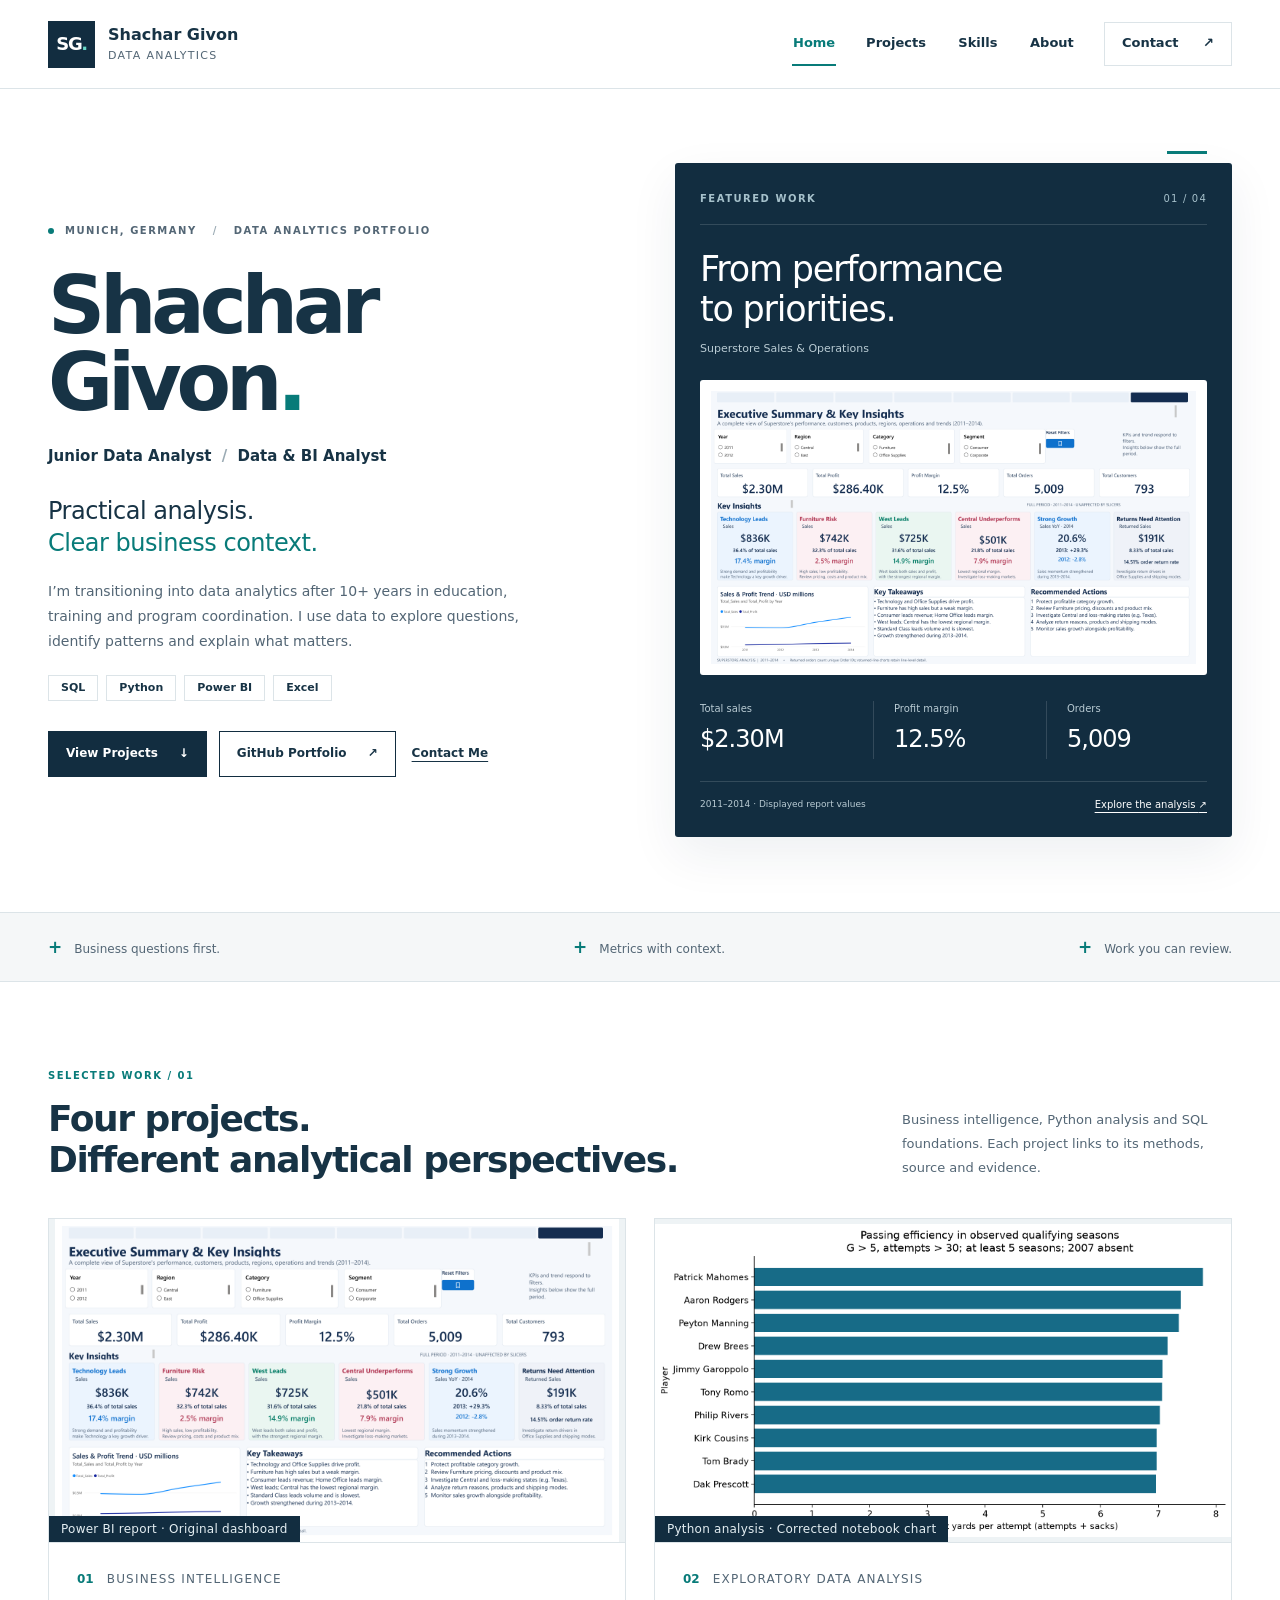
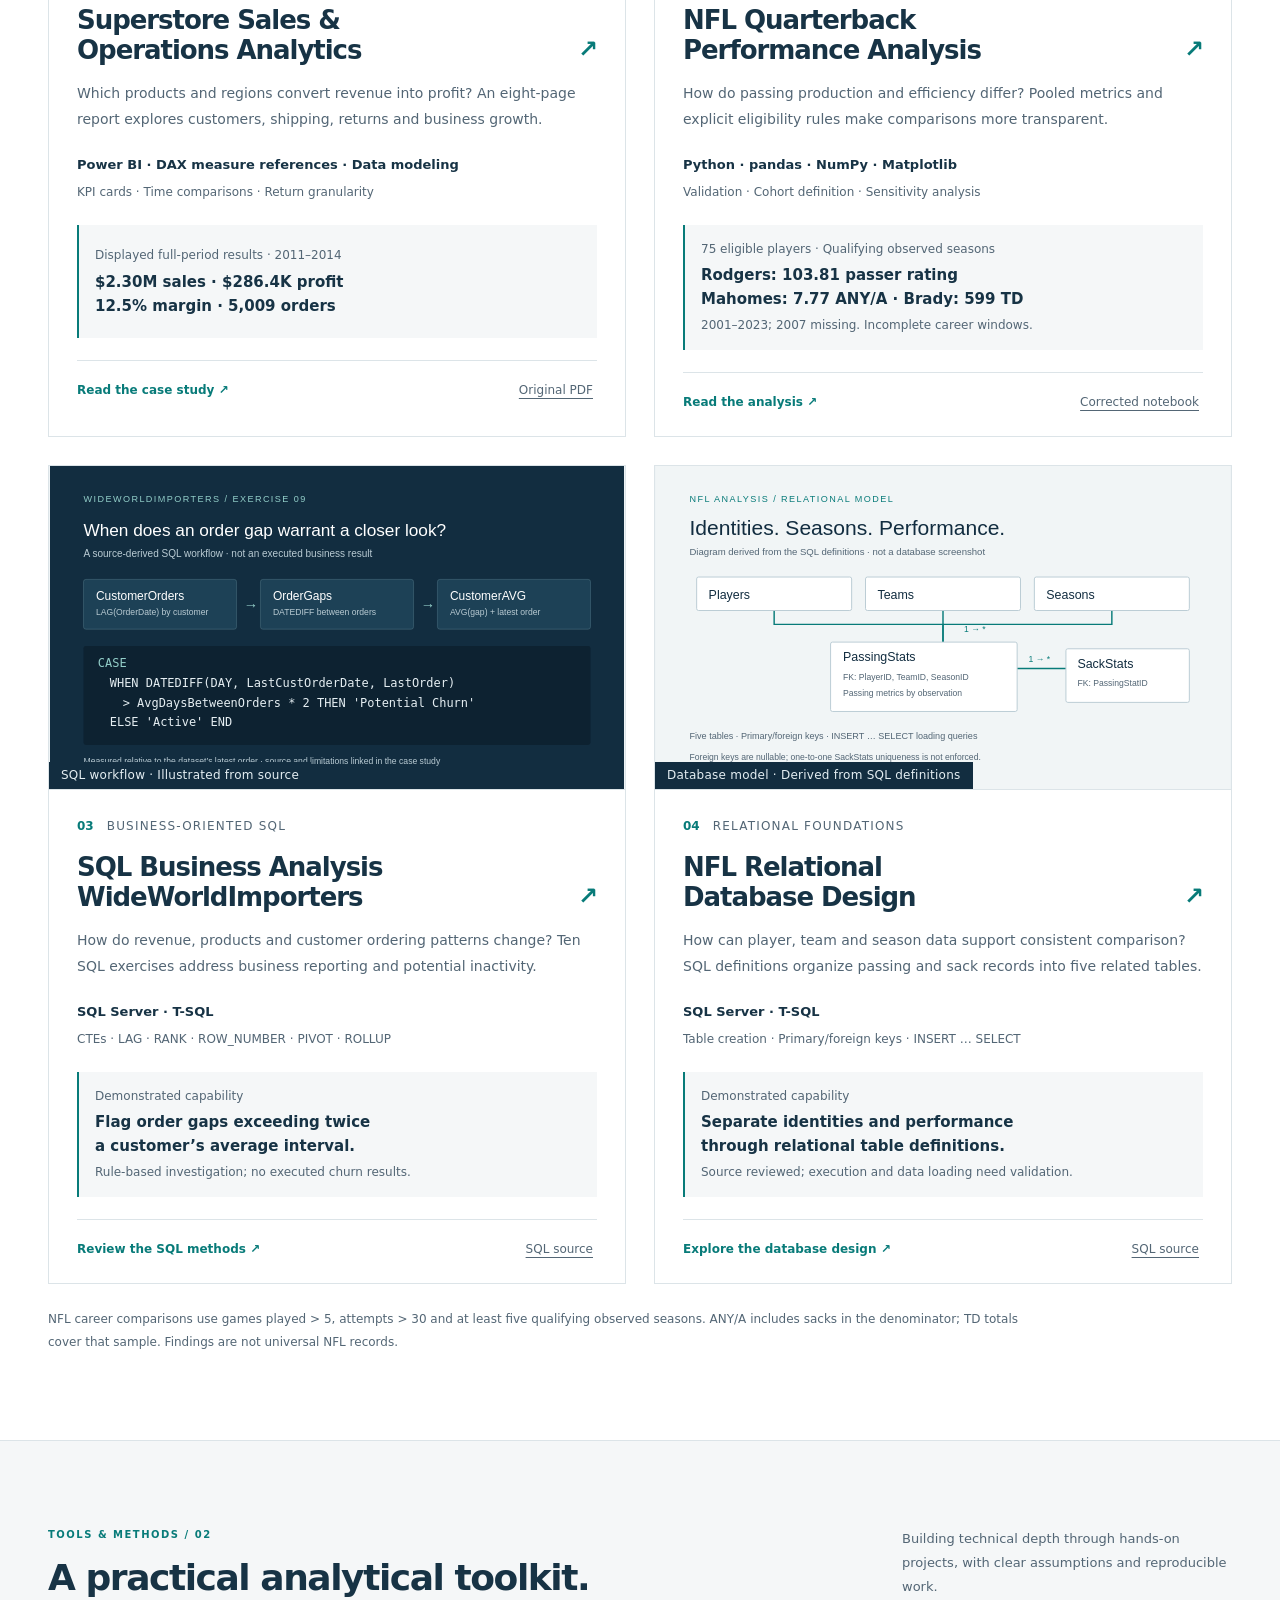
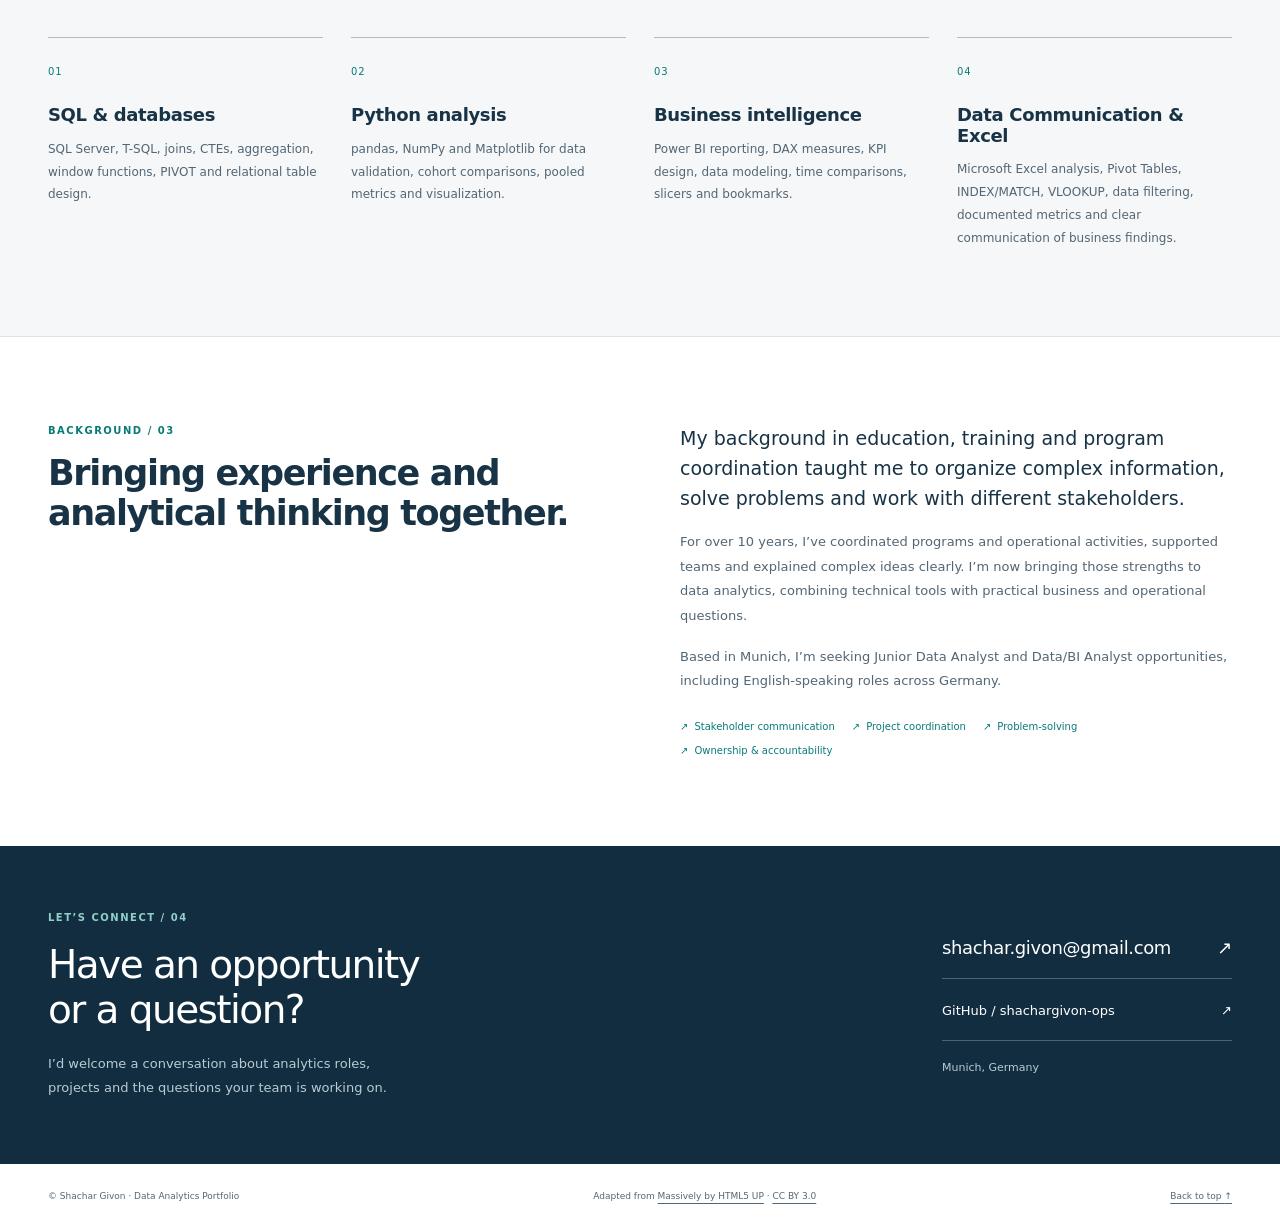
<file: index.html>
<!doctype html>
<!-- Adapted from Massively by HTML5 UP (AJ / @ajlkn), CC BY 3.0. See LICENSE.txt. -->
<html lang="en">
<head>
  <meta charset="utf-8">
  <meta name="viewport" content="width=device-width, initial-scale=1">
  <title>Shachar Givon | Data Analyst Portfolio</title>
  <meta name="description" content="Shachar Givon's Data Analytics Portfolio. Junior Data Analyst and Data/BI Analyst in Munich, Germany, working with SQL, Python, Power BI and Excel.">
  <meta name="theme-color" content="#122d40">
  <meta property="og:type" content="website">
  <meta property="og:title" content="Shachar Givon | Data Analyst Portfolio">
  <meta property="og:description" content="SQL, Python and Power BI projects. Practical analysis, clear business context. Based in Munich, Germany.">
  <meta property="og:url" content="https://shachargivon-ops.github.io/Data-Analytics-Portfolio.io/">
  <meta property="og:image" content="https://shachargivon-ops.github.io/Data-Analytics-Portfolio.io/images/projects/superstore-executive-summary.png">
  <meta property="og:image:alt" content="Original Superstore executive dashboard showing sales, profitability and business insights.">
  <link rel="canonical" href="https://shachargivon-ops.github.io/Data-Analytics-Portfolio.io/">
  <link rel="icon" href="images/favicon.svg" type="image/svg+xml">
  <link rel="stylesheet" href="assets/css/portfolio.css">
  <script src="assets/js/portfolio.js" defer></script>
</head>
<body>
  <a class="skip-link" href="#main">Skip to main content</a>
  <div id="wrapper">
    <header class="site-header" id="header">
      <div class="header-inner container">
        <a class="brand" href="#home" aria-label="Shachar Givon, home"><span class="monogram" aria-hidden="true">SG<span>.</span></span><span>Shachar Givon<span class="brand-caption">Data Analytics</span></span></a>
          <button class="nav-toggle" type="button" aria-controls="nav-links" aria-expanded="false" hidden>Menu <span aria-hidden="true">☰</span></button>
        <nav id="nav" aria-label="Main navigation">
          <ul class="nav-links" id="nav-links">
            <li><a href="#home" aria-current="location">Home</a></li><li><a href="#projects">Projects</a></li><li><a href="#skills">Skills</a></li><li><a href="#about">About</a></li><li><a class="nav-contact" href="#contact">Contact <span aria-hidden="true">↗</span></a></li>
          </ul>
        </nav>
      </div>
    </header>
    <main id="main">
      <section class="hero container" id="home" aria-labelledby="hero-title">
        <div id="intro" class="hero-copy">
          <p class="eyebrow"><span class="location-dot" aria-hidden="true"></span> Munich, Germany <span class="eyebrow-divider">/</span> Data Analytics Portfolio</p>
          <h1 id="hero-title">Shachar<br>Givon<span class="accent">.</span></h1>
          <p class="role">Junior Data Analyst <span aria-hidden="true">/</span> Data &amp; BI Analyst</p>
          <p class="hero-intro">Practical analysis.<br><strong>Clear business context.</strong></p>
          <p class="hero-description">I’m transitioning into data analytics after 10+ years in education, training and program coordination. I use data to explore questions, identify patterns and explain what matters.</p>
          <ul class="tool-list" aria-label="Analytical tools"><li>SQL</li><li>Python</li><li>Power BI</li><li>Excel</li></ul>
          <div class="hero-actions"><a class="button primary" href="#projects">View Projects <span aria-hidden="true">↓</span></a><a class="button secondary" href="https://github.com/shachargivon-ops/Data-Analytics-Portfolio">GitHub Portfolio <span aria-hidden="true">↗</span></a><a class="text-link" href="#contact">Contact Me</a></div>
        </div>
        <aside class="hero-work" aria-label="Featured Power BI project">
          <div class="work-topline"><span class="eyebrow">Featured work</span><span class="work-index">01 / 04</span></div>
          <div class="work-heading"><h2>From performance<br>to priorities.</h2><p>Superstore Sales &amp; Operations</p></div>
          <a class="dashboard-preview" href="images/projects/superstore-executive-summary.png" aria-label="Open the original Superstore executive dashboard at full resolution"><img src="images/projects/superstore-executive-summary.png" width="2952" height="1692" fetchpriority="high" alt="Original Superstore Executive Summary: category and regional profitability, growth and returns, with full-period 2011–2014 insights."></a>
          <dl class="hero-metrics"><div><dt>Total sales</dt><dd>$2.30M</dd></div><div><dt>Profit margin</dt><dd>12.5%</dd></div><div><dt>Orders</dt><dd>5,009</dd></div></dl>
          <div class="work-footer"><span>2011–2014 · Displayed report values</span><a href="https://github.com/shachargivon-ops/Data-Analytics-Portfolio/blob/main/power-bi/superstore-analysis/README.md">Explore the analysis <span aria-hidden="true">↗</span></a></div>
        </aside>
      </section>
      <div class="approach-strip"><div class="container"><span>Business questions first.</span><span>Metrics with context.</span><span>Work you can review.</span></div></div>
      <section class="section container" id="projects" aria-labelledby="projects-title">
        <header class="section-heading"><div><p class="eyebrow">Selected work / 01</p><h2 id="projects-title">Four projects.<br>Different analytical perspectives.</h2></div><p>Business intelligence, Python analysis and SQL foundations. Each project links to its methods, source and evidence.</p></header>
        <div class="project-grid">
          <article class="project-card">
            <div class="project-visual"><img src="images/projects/superstore-executive-summary.png" width="2952" height="1692" loading="lazy" decoding="async" alt="The genuine eight-page Power BI report’s Executive Summary dashboard."><span class="visual-label">Power BI report · Original dashboard</span></div>
            <div class="project-body"><p class="project-number">01 <span>Business intelligence</span></p><h3><a class="project-link" href="https://github.com/shachargivon-ops/Data-Analytics-Portfolio/blob/main/power-bi/superstore-analysis/README.md">Superstore Sales &amp;<br>Operations Analytics <span aria-hidden="true">↗</span></a></h3><p>Which products and regions convert revenue into profit? An eight-page report explores customers, shipping, returns and business growth.</p><p class="project-tech">Power BI · DAX measure references · Data modeling</p><p class="techniques">KPI cards · Time comparisons · Return granularity</p><div class="finding"><span>Displayed full-period results · 2011–2014</span><strong>$2.30M sales · $286.4K profit<br>12.5% margin · 5,009 orders</strong></div><div class="card-footer"><span>Read the case study <span aria-hidden="true">↗</span></span><a class="source-link" href="https://github.com/shachargivon-ops/Data-Analytics-Portfolio/blob/main/power-bi/superstore-analysis/final-report.pdf">Original PDF</a></div></div>
          </article>
          <article class="project-card">
            <div class="project-visual"><img src="images/projects/nfl-efficiency-comparison.png" width="1579" height="858" loading="lazy" decoding="async" alt="Corrected notebook chart comparing pooled adjusted net yards per attempt across eligible NFL passing players; 2007 is absent."><span class="visual-label">Python analysis · Corrected notebook chart</span></div>
            <div class="project-body"><p class="project-number">02 <span>Exploratory data analysis</span></p><h3><a class="project-link" href="https://github.com/shachargivon-ops/Data-Analytics-Portfolio/blob/main/python/nfl-quarterback-analysis/README.md">NFL Quarterback<br>Performance Analysis <span aria-hidden="true">↗</span></a></h3><p>How do passing production and efficiency differ? Pooled metrics and explicit eligibility rules make comparisons more transparent.</p><p class="project-tech">Python · pandas · NumPy · Matplotlib</p><p class="techniques">Validation · Cohort definition · Sensitivity analysis</p><div class="finding"><span>75 eligible players · Qualifying observed seasons</span><strong>Rodgers: 103.81 passer rating<br>Mahomes: 7.77 ANY/A · Brady: 599 TD</strong><small>2001–2023; 2007 missing. Incomplete career windows.</small></div><div class="card-footer"><span>Read the analysis <span aria-hidden="true">↗</span></span><a class="source-link" href="https://github.com/shachargivon-ops/Data-Analytics-Portfolio/blob/main/python/nfl-quarterback-analysis/nfl-quarterback-analysis-corrected.ipynb">Corrected notebook</a></div></div>
          </article>
          <article class="project-card">
            <div class="project-visual"><img src="images/projects/sql-business-analysis.svg" width="1200" height="675" loading="lazy" decoding="async" alt="Source-derived SQL workflow: customer orders, LAG-based order gaps, average gap and a potential inactivity flag. This is a code illustration, not an executed result."><span class="visual-label">SQL workflow · Illustrated from source</span></div>
            <div class="project-body"><p class="project-number">03 <span>Business-oriented SQL</span></p><h3><a class="project-link" href="https://github.com/shachargivon-ops/Data-Analytics-Portfolio/blob/main/sql/wideworldimporters-analysis/README.md">SQL Business Analysis<br>WideWorldImporters <span aria-hidden="true">↗</span></a></h3><p>How do revenue, products and customer ordering patterns change? Ten SQL exercises address business reporting and potential inactivity.</p><p class="project-tech">SQL Server · T-SQL</p><p class="techniques">CTEs · LAG · RANK · ROW_NUMBER · PIVOT · ROLLUP</p><div class="finding"><span>Demonstrated capability</span><strong>Flag order gaps exceeding twice<br>a customer’s average interval.</strong><small>Rule-based investigation; no executed churn results.</small></div><div class="card-footer"><span>Review the SQL methods <span aria-hidden="true">↗</span></span><a class="source-link" href="https://github.com/shachargivon-ops/Data-Analytics-Portfolio/blob/main/SQLQuery1%20%20Project%202%20%20SQL%20Data%20Analysis%20%28Shachar%20Givon%29.sql">SQL source</a></div></div>
          </article>
          <article class="project-card">
            <div class="project-visual"><img src="images/projects/nfl-database-schema.svg" width="1200" height="675" loading="lazy" decoding="async" alt="Schema illustration derived from SQL: Players, Teams and Seasons reference PassingStats, which is referenced by SackStats. Keys are nullable, and one-to-one SackStats uniqueness is not enforced."><span class="visual-label">Database model · Derived from SQL definitions</span></div>
            <div class="project-body"><p class="project-number">04 <span>Relational foundations</span></p><h3><a class="project-link" href="https://github.com/shachargivon-ops/Data-Analytics-Portfolio/blob/main/sql/nfl-database/README.md">NFL Relational<br>Database Design <span aria-hidden="true">↗</span></a></h3><p>How can player, team and season data support consistent comparison? SQL definitions organize passing and sack records into five related tables.</p><p class="project-tech">SQL Server · T-SQL</p><p class="techniques">Table creation · Primary/foreign keys · INSERT … SELECT</p><div class="finding"><span>Demonstrated capability</span><strong>Separate identities and performance<br>through relational table definitions.</strong><small>Source reviewed; execution and data loading need validation.</small></div><div class="card-footer"><span>Explore the database design <span aria-hidden="true">↗</span></span><a class="source-link" href="https://github.com/shachargivon-ops/Data-Analytics-Portfolio/blob/main/Project%201%20%E2%80%93%20Table%20Design%20%26%20Cretaion%20%28Shachar%20Givon%29.sql">SQL source</a></div></div>
          </article>
        </div>
        <p class="project-context">NFL career comparisons use games played &gt; 5, attempts &gt; 30 and at least five qualifying observed seasons. ANY/A includes sacks in the denominator; TD totals cover that sample. Findings are not universal NFL records.</p>
      </section>
      <section class="skills-section" id="skills" aria-labelledby="skills-title"><div class="container section">
        <header class="section-heading"><div><p class="eyebrow">Tools &amp; methods / 02</p><h2 id="skills-title">A practical analytical toolkit.</h2></div><p>Building technical depth through hands-on projects, with clear assumptions and reproducible work.</p></header>
        <div class="skills-grid"><article><span class="skill-index">01</span><h3>SQL &amp; databases</h3><p>SQL Server, T-SQL, joins, CTEs, aggregation, window functions, PIVOT and relational table design.</p></article><article><span class="skill-index">02</span><h3>Python analysis</h3><p>pandas, NumPy and Matplotlib for data validation, cohort comparisons, pooled metrics and visualization.</p></article><article><span class="skill-index">03</span><h3>Business intelligence</h3><p>Power BI reporting, DAX measures, KPI design, data modeling, time comparisons, slicers and bookmarks.</p></article><article><span class="skill-index">04</span><h3>Data Communication &amp; Excel</h3><p>Microsoft Excel analysis, Pivot Tables, INDEX/MATCH, VLOOKUP, data filtering, documented metrics and clear communication of business findings.</p></article></div>
      </div></section>
      <section class="section container about-section" id="about" aria-labelledby="about-title"><div><p class="eyebrow">Background / 03</p><h2 id="about-title">Bringing experience and analytical thinking together.</h2></div><div class="about-copy"><p class="large-copy">My background in education, training and program coordination taught me to organize complex information, solve problems and work with different stakeholders.</p><p>For over 10 years, I’ve coordinated programs and operational activities, supported teams and explained complex ideas clearly. I’m now bringing those strengths to data analytics, combining technical tools with practical business and operational questions.</p><p>Based in Munich, I’m seeking Junior Data Analyst and Data/BI Analyst opportunities, including English-speaking roles across Germany.</p><ul class="strengths"><li>Stakeholder communication</li><li>Project coordination</li><li>Problem-solving</li><li>Ownership &amp; accountability</li></ul></div></section>
      <section class="contact-section" id="contact" aria-labelledby="contact-title"><div class="container contact-inner"><div><p class="eyebrow">Let’s connect / 04</p><h2 id="contact-title">Have an opportunity<br>or a question?</h2><p>I’d welcome a conversation about analytics roles,<br class="desktop-break"> projects and the questions your team is working on.</p></div><div class="contact-links"><a class="email-link" href="mailto:shachar.givon@gmail.com">shachar.givon@gmail.com <span aria-hidden="true">↗</span></a><a href="https://github.com/shachargivon-ops">GitHub / shachargivon-ops <span aria-hidden="true">↗</span></a><span class="contact-location">Munich, Germany</span></div></div></section>
    </main>
    <footer class="site-footer container" id="footer"><p>© Shachar Givon · Data Analytics Portfolio</p><p>Adapted from <a href="https://html5up.net/massively">Massively by HTML5 UP</a> · <a href="LICENSE.txt">CC BY 3.0</a></p><a href="#home">Back to top <span aria-hidden="true">↑</span></a></footer>
  </div>
</body>
</html>
</file>
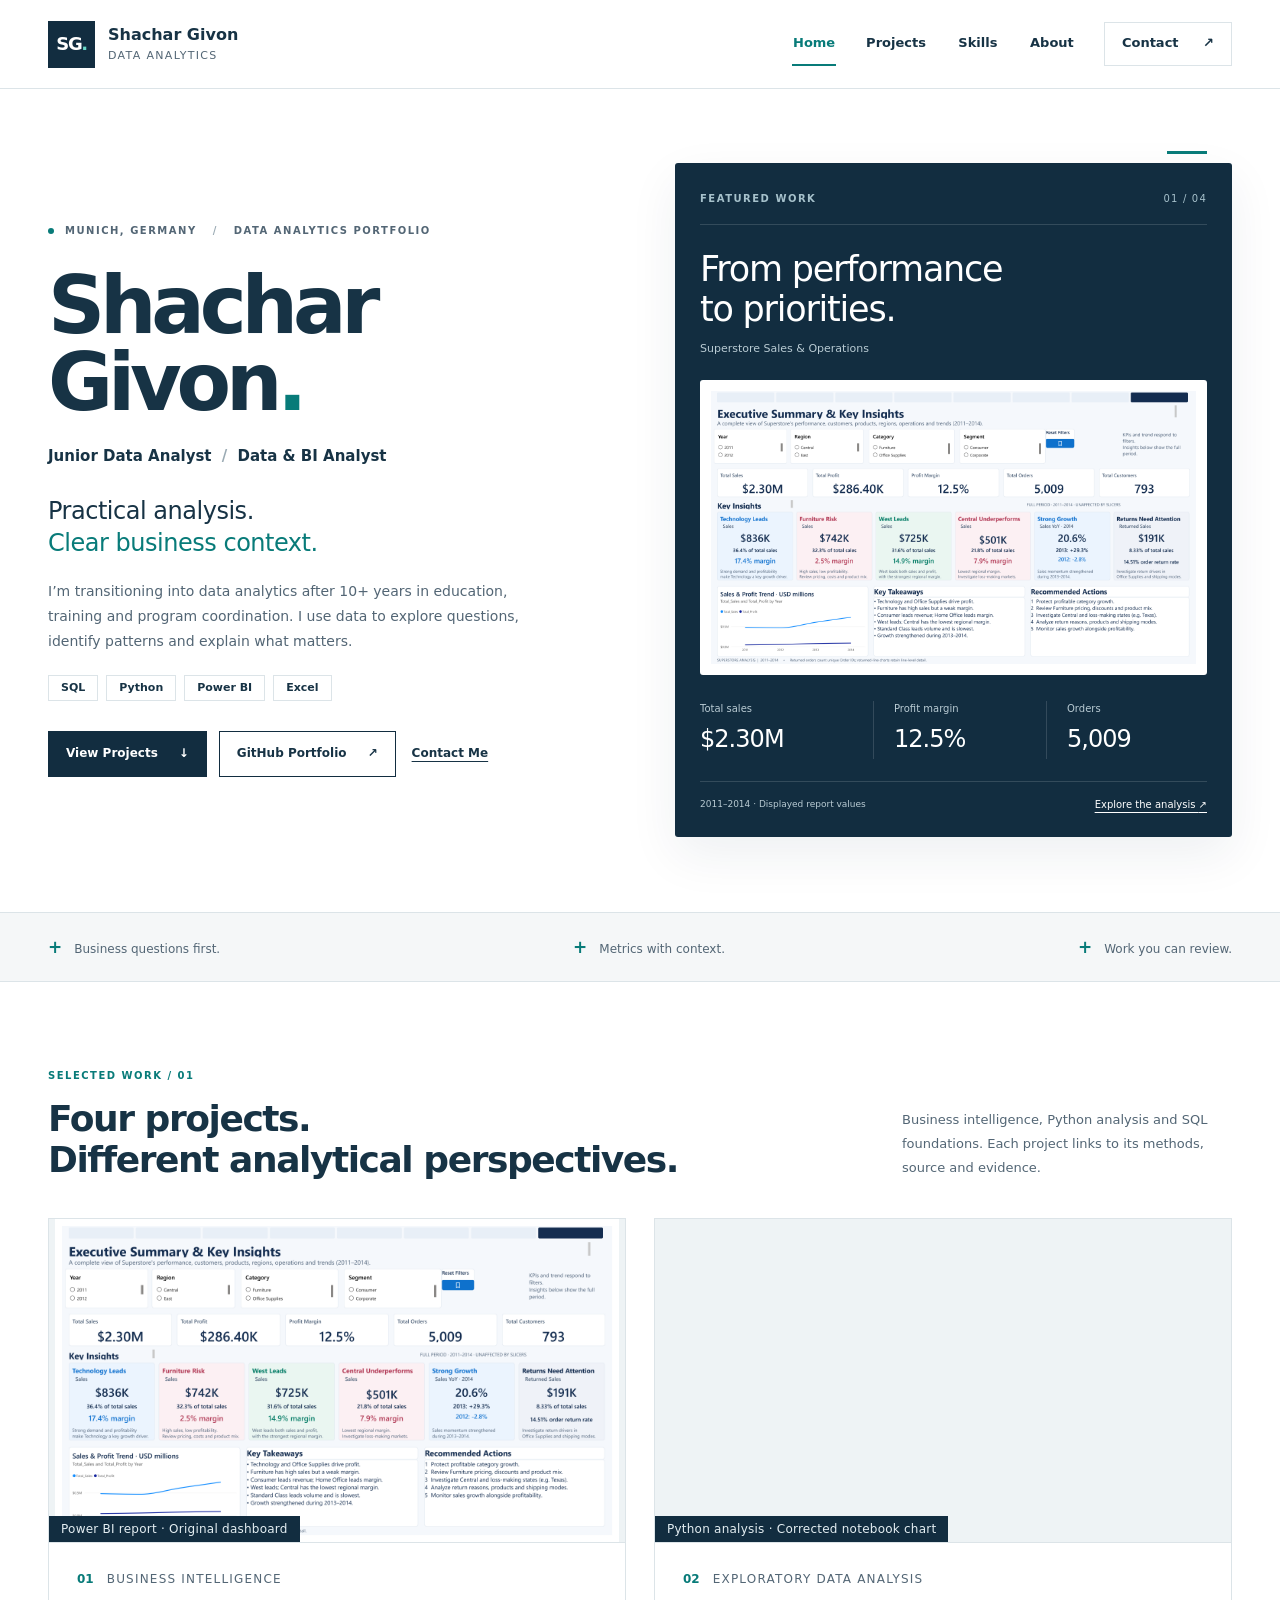
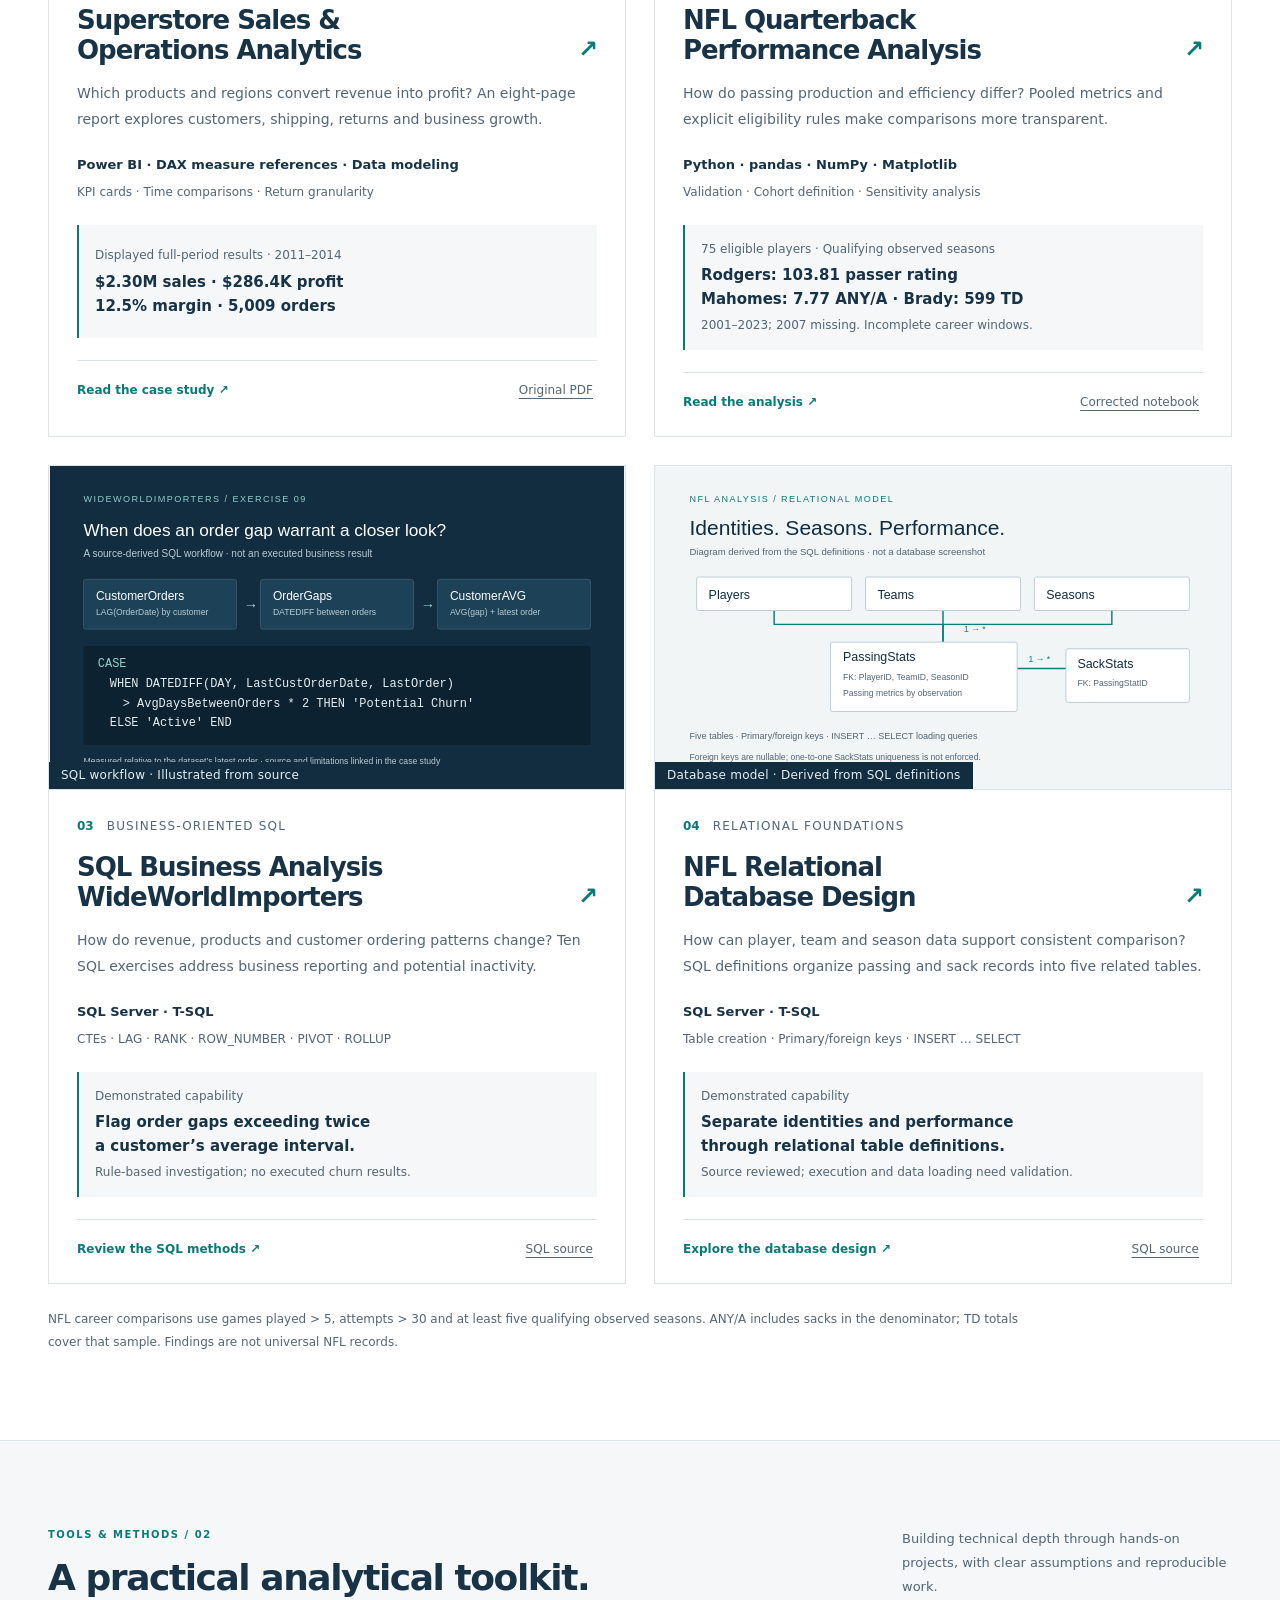
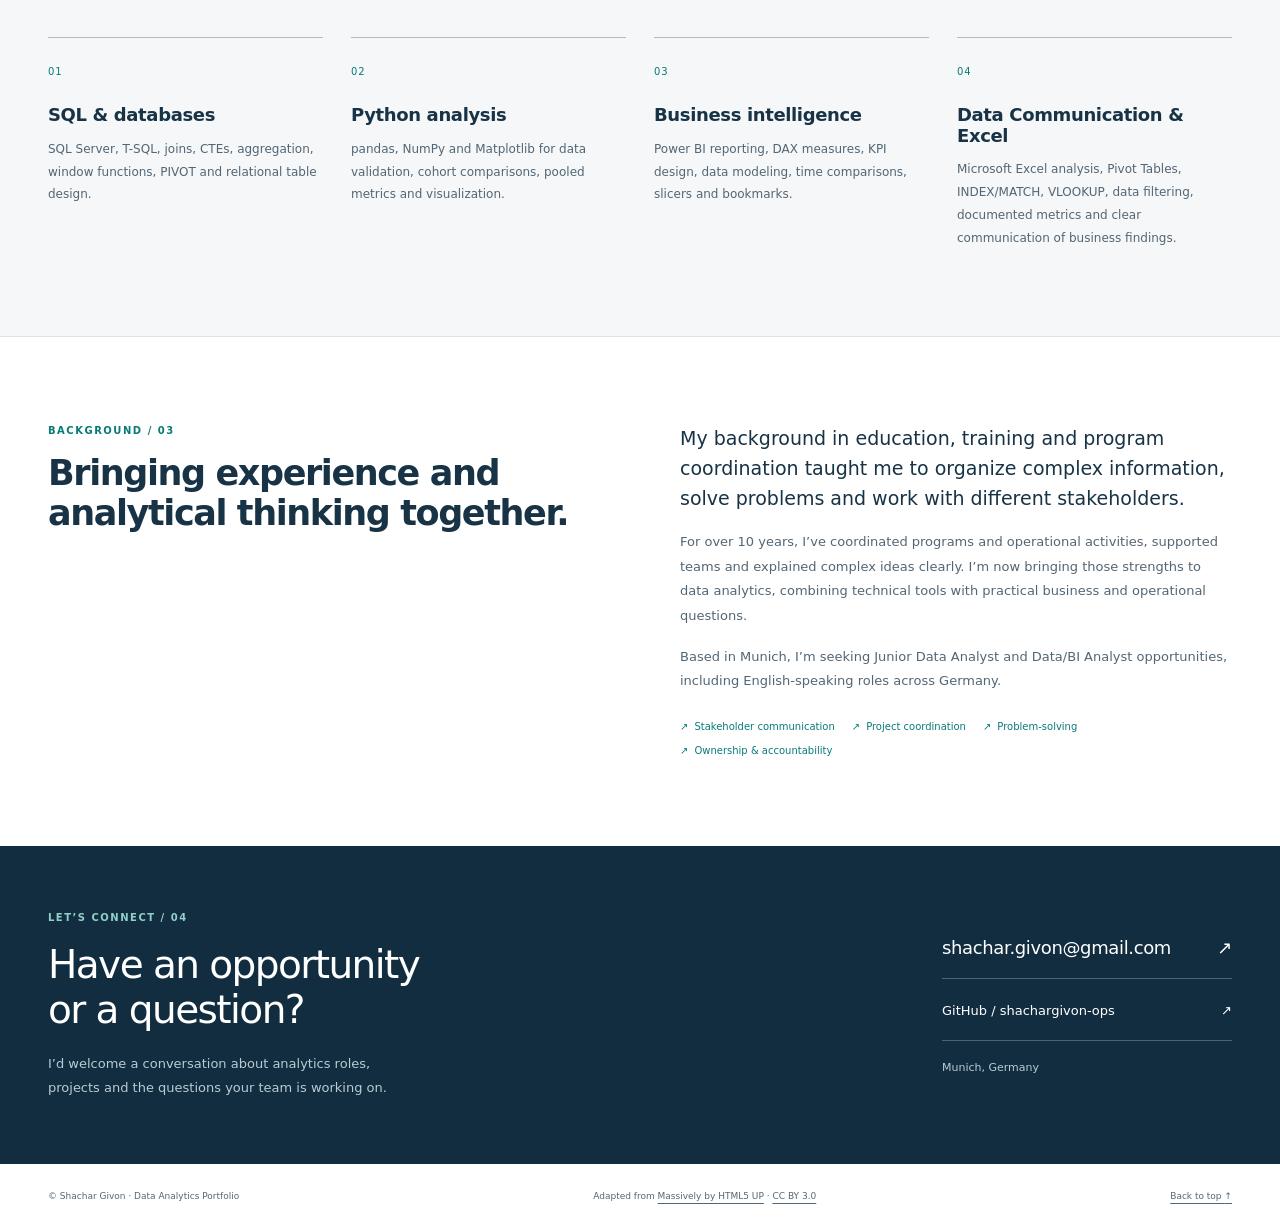
<file: elements.html>
<!doctype html>
<html lang="en"><head><meta charset="utf-8"><meta name="viewport" content="width=device-width, initial-scale=1"><meta http-equiv="refresh" content="0; url=index.html"><title>Shachar Givon | Portfolio</title><link rel="canonical" href="https://shachargivon-ops.github.io/Data-Analytics-Portfolio.io/"></head><body><main><h1>Shachar Givon’s portfolio</h1><p>This former template page has moved to the portfolio homepage.</p><a href="index.html">View the portfolio</a></main></body></html>
</file>
<file: assets/css/portfolio.css>
/* Portfolio adaptation of Massively by HTML5 UP. Original license: LICENSE.txt. */
:root{--navy:#122d40;--navy-deep:#0d2231;--teal:#087b79;--teal-dark:#06635f;--ink:#173345;--muted:#536675;--paper:#f5f7f8;--line:#dce4e8;--white:#fff;--max:1200px}
*{box-sizing:border-box}html{scroll-behavior:smooth;scroll-padding-top:100px}body{margin:0;background:var(--white);color:var(--ink);font-family:system-ui,-apple-system,BlinkMacSystemFont,"Segoe UI",sans-serif;font-size:16px;line-height:1.65}img{display:block;max-width:100%;height:auto}a{color:inherit;text-underline-offset:4px}button{font:inherit}h1,h2,h3,p,ul,dl{margin:0}h1,h2,h3{line-height:1.15;letter-spacing:-.04em}p+p{margin-top:1rem}ul{padding:0;list-style:none}button,a{-webkit-tap-highlight-color:transparent}a:focus-visible,button:focus-visible{outline:3px solid #0d9992;outline-offset:5px;border-radius:3px}.container{width:min(var(--max),calc(100% - 96px));margin-inline:auto}.skip-link{position:fixed;top:-100px;left:20px;padding:12px 20px;background:var(--navy);color:white;z-index:100}.skip-link:focus{top:12px}.site-header{position:sticky;top:0;z-index:20;background:rgba(255,255,255,.97);border-bottom:1px solid var(--line)}.header-inner{display:flex;align-items:center;justify-content:space-between;gap:24px;min-height:88px}.brand{display:flex;gap:13px;align-items:center;text-decoration:none;font-weight:650;font-size:16px;line-height:1.3}.monogram{display:grid;place-content:center;width:47px;height:47px;background:var(--navy);color:white;font-size:18px;letter-spacing:-.08em;display:flex;align-items:center;justify-content:center}.monogram span{color:#69d9c8}.brand-caption{display:block;margin-top:3px;font-weight:400;font-size:11px;color:var(--muted);letter-spacing:.12em;text-transform:uppercase}.nav-links{display:flex;align-items:center;gap:30px}.nav-links a{display:inline-block;text-decoration:none;font-size:13px;font-weight:550;padding:10px 0;border-bottom:2px solid transparent}.nav-links a:hover,.nav-links a[aria-current]{color:var(--teal);border-color:var(--teal)}.nav-links .nav-contact{border:1px solid var(--line);padding:9px 17px}.nav-links .nav-contact:hover{border-color:var(--teal)}.nav-contact span{margin-left:20px}.nav-toggle{border:1px solid var(--line);padding:9px 13px;color:var(--ink);background:white;cursor:pointer}.nav-toggle span{margin-left:12px}[hidden]{display:none!important}
.hero{display:grid;grid-template-columns:1fr 1fr;gap:70px;align-items:center;padding-top:74px;padding-bottom:75px}.eyebrow{text-transform:uppercase;font-size:10px;font-weight:650;letter-spacing:.15em;line-height:1.6}.hero .eyebrow{color:var(--muted)}.location-dot{display:inline-block;width:6px;height:6px;border-radius:50%;background:var(--teal);vertical-align:middle;margin-right:6px}.eyebrow-divider{color:#9babb4;margin-inline:11px}.hero h1{font-size:clamp(65px,6.2vw,90px);font-weight:650;line-height:.98;margin:28px 0 22px;letter-spacing:-.065em}.accent{color:var(--teal)}.role{font-size:15px;font-weight:550}.role span{color:#9babb4;margin:0 5px}.hero-intro{font-size:24px;line-height:1.35;margin-top:26px;letter-spacing:-.02em}.hero-intro strong{font-weight:500;color:var(--teal)}.hero-description{font-size:14px;line-height:1.8;color:var(--muted);max-width:480px;margin-top:19px}.tool-list{display:flex;flex-wrap:wrap;gap:8px;margin-top:21px}.tool-list li{border:1px solid var(--line);padding:3px 12px;font-size:11px;font-weight:550}.hero-actions{display:flex;align-items:center;flex-wrap:wrap;gap:12px;margin-top:30px}.button{min-height:44px;display:inline-flex;align-items:center;gap:21px;padding:12px 17px;text-decoration:none;font-size:12px;font-weight:600;border:1px solid var(--navy);transition:background .15s,transform .15s}.button:hover{transform:translateY(-2px)}.button.primary{color:white;background:var(--navy)}.button.primary:hover{background:var(--teal-dark);border-color:var(--teal-dark)}.button.secondary:hover{background:var(--paper)}.text-link{font-size:12px;font-weight:550;margin-left:4px}.text-link:hover{color:var(--teal)}
.hero-work{background:var(--navy);color:white;padding:28px 25px 23px;box-shadow:0 18px 50px #122d4012;border-radius:3px;position:relative}.hero-work::before{content:"";position:absolute;top:-12px;right:25px;width:40px;height:3px;background:var(--teal)}.work-topline{display:flex;justify-content:space-between;align-items:center;border-bottom:1px solid #ffffff24;padding-bottom:16px}.hero-work .eyebrow{color:#a6c1cb}.work-index{font-size:10px;letter-spacing:.12em;color:#a6c1cb}.work-heading{padding:24px 0 22px}.work-heading h2{font-size:35px;font-weight:500;letter-spacing:-.035em}.work-heading p{font-size:11px;color:#b9cbd3;margin-top:11px}.dashboard-preview{display:block;position:relative;border:5px solid white;border-radius:3px;transition:box-shadow .15s}.dashboard-preview:hover{box-shadow:0 0 0 3px #6dd6cb}.hero-metrics{display:grid;grid-template-columns:repeat(3,1fr);gap:12px;margin:26px 0 22px}.hero-metrics div+div{border-left:1px solid #ffffff24;padding-left:20px}.hero-metrics dt{font-size:10px;color:#b9cbd3;margin-bottom:2px}.hero-metrics dd{font-size:24px;font-weight:500;letter-spacing:-.04em;margin:0}.work-footer{display:flex;justify-content:space-between;gap:12px;border-top:1px solid #ffffff24;padding-top:15px;font-size:9px;color:#b9cbd3}.work-footer a{color:white;font-size:10px}.approach-strip{border-block:1px solid var(--line);background:var(--paper)}.approach-strip .container{display:flex;justify-content:space-between;padding-block:20px;color:var(--muted);font-size:12px}.approach-strip span::before{content:"+";margin-right:12px;color:var(--teal);font-size:17px;font-weight:600}
.section{padding-block:86px}.section-heading{display:flex;justify-content:space-between;align-items:end;gap:65px;margin-bottom:38px}.section-heading .eyebrow,.about-section .eyebrow{color:var(--teal);margin-bottom:14px}.section-heading h2,.about-section h2{font-size:36px;font-weight:550}.section-heading>p{max-width:330px;color:var(--muted);font-size:13px;line-height:1.85}.project-grid{display:grid;grid-template-columns:repeat(2,minmax(0,1fr));gap:28px}.project-card{position:relative;min-width:0;border:1px solid var(--line);background:white;transition:box-shadow .2s,transform .2s}.project-card:hover{box-shadow:0 10px 30px #122d400d;transform:translateY(-3px)}.project-visual{background:#eef3f5;aspect-ratio:16/9;position:relative;display:flex;align-items:center;overflow:hidden;border-bottom:1px solid var(--line)}.project-visual img{width:100%;height:100%;object-fit:contain}.visual-label{position:absolute;bottom:0;left:0;background:var(--navy);color:#e4eef2;font-size:12px;padding:5px 12px;letter-spacing:.02em}.project-body{padding:27px 28px 0}.project-number{display:flex;gap:13px;align-items:center;color:var(--teal);font-weight:550;font-size:12px}.project-number span{font-size:12px;font-weight:500;letter-spacing:.1em;text-transform:uppercase;color:var(--muted)}.project-card h3{margin:16px 0 15px;font-size:26px;font-weight:550}.project-link{text-decoration:none}.project-link::after{content:"";position:absolute;inset:0;z-index:1}.project-link span{float:right;color:var(--teal);font-size:24px}.project-card:focus-within{box-shadow:0 0 0 2px var(--teal)}.project-link:focus-visible::after{outline:3px solid var(--teal);outline-offset:3px}.project-body>p:not(.project-number){font-size:14px;line-height:1.85;color:var(--muted)}.project-body .project-tech{color:var(--ink)!important;font-weight:600;margin-top:20px;font-size:13px!important}.project-body .techniques{font-size:12px!important;margin-top:4px}.finding{margin-top:22px;background:var(--paper);border-left:2px solid var(--teal);padding:14px 16px;min-height:113px;display:flex;flex-direction:column;justify-content:center}.finding>span{font-size:12px;color:var(--muted);line-height:1.7}.finding strong{font-size:15px;font-weight:550;line-height:1.6;margin-top:4px}.finding small{font-size:12px;color:var(--muted);margin-top:5px}.card-footer{display:flex;justify-content:space-between;align-items:center;gap:12px;margin-top:22px;padding:8px 0 11px;font-size:12px;border-top:1px solid var(--line)}.card-footer>span{color:var(--teal);font-weight:550}.source-link{position:relative;z-index:2;color:var(--muted);font-size:12px;display:inline-flex;align-items:center;min-height:44px;padding-inline:4px}.source-link:hover{color:var(--teal)}.project-context{font-size:12px;color:var(--muted);max-width:970px;margin-top:24px;line-height:1.9}
.skills-section{background:var(--paper);border-block:1px solid var(--line)}.skills-grid{display:grid;grid-template-columns:repeat(4,minmax(0,1fr));gap:28px}.skills-grid article{border-top:1px solid #aabcc5;padding-top:19px}.skill-index{font-size:10px;letter-spacing:.1em;color:var(--teal)}.skills-grid h3{font-size:18px;letter-spacing:-.02em;font-weight:550;margin:22px 0 12px}.skills-grid p{font-size:12px;color:var(--muted);line-height:1.9}.about-section{display:grid;grid-template-columns:1fr 1fr;gap:80px}.about-section h2{font-size:35px}.about-copy>p{color:var(--muted);font-size:13px;line-height:1.9}.about-copy .large-copy{font-size:19px;color:var(--ink);line-height:1.6}.strengths{display:flex;flex-wrap:wrap;gap:8px 17px;margin-top:25px;font-size:10px;color:var(--teal)}.strengths li::before{content:"↗";margin-right:6px}.contact-section{background:var(--navy);color:white}.contact-inner{display:flex;align-items:center;justify-content:space-between;gap:60px;padding-block:64px}.contact-section .eyebrow{color:#93cfc9;margin-bottom:17px}.contact-section h2{font-size:39px;font-weight:500}.contact-section p:not(.eyebrow){color:#b9cbd3;font-size:13px;line-height:1.85;margin-top:19px}.contact-links{display:flex;flex-direction:column;gap:18px;min-width:290px}.contact-links>a{display:flex;align-items:center;justify-content:space-between;gap:25px;text-decoration:none;border-bottom:1px solid #ffffff40;padding:0 0 15px;font-size:13px}.contact-links>a:hover{color:#82ddd2}.contact-links .email-link{font-size:18px;letter-spacing:-.02em}.contact-location{color:#b9cbd3;font-size:11px}.site-footer{display:flex;align-items:center;justify-content:space-between;gap:25px;padding-block:25px;font-size:9px;color:var(--muted)}.site-footer p+p{margin:0}.site-footer a:hover{color:var(--teal)}
@media(min-width:761px){.nav-toggle{display:none}}
@media(max-width:1100px){.container{width:calc(100% - 64px)}.hero{gap:38px}.hero h1{font-size:76px}.hero-actions{gap:10px}.hero-description{font-size:13px}.work-footer{flex-direction:column}.skills-grid{gap:20px}.about-section{gap:45px}.contact-inner{gap:40px}.nav-links{gap:22px}}
@media(max-width:760px){html{scroll-padding-top:88px}.container{width:calc(100% - 40px)}.header-inner{min-height:76px;flex-wrap:wrap;gap:15px;padding-block:12px}.brand{font-size:14px}.monogram{width:40px;height:40px}.brand-caption{font-size:9px}.nav-links{flex-wrap:wrap;justify-content:center;gap:15px}.nav-links a{font-size:12px;min-height:44px}#nav{width:100%}.js #nav{display:none;width:100%}.js #nav[data-open="true"]{display:block}.js .nav-links{display:none;position:static;width:100%;padding:8px 0 4px;background:white}.js .nav-links[data-open="true"]{display:flex}.hero{grid-template-columns:1fr;gap:40px;padding-top:42px;padding-bottom:42px}.hero h1{font-size:74px;margin-top:25px}.hero-copy{max-width:580px}.hero .eyebrow{font-size:9px;letter-spacing:.08em}.eyebrow-divider{margin-inline:7px}.hero-intro{font-size:24px}.role{font-size:13px}.hero-description{max-width:none;font-size:14px}.hero-actions{gap:12px}.hero-work{padding:24px 21px}.work-heading h2{font-size:32px}.hero-metrics dd{font-size:27px}.work-footer{flex-direction:row;font-size:9px}.approach-strip .container{gap:10px;font-size:10px;padding-block:15px}.approach-strip span::before{margin-right:5px;font-size:13px}.section{padding-block:56px}.section-heading{flex-direction:column;align-items:start;gap:18px;margin-bottom:28px}.section-heading h2,.about-section h2{font-size:31px}.section-heading>p{max-width:520px;font-size:13px}.project-grid{grid-template-columns:1fr;gap:24px}.project-body{padding:24px 24px 0}.project-card h3{font-size:27px}.project-body>p:not(.project-number){font-size:14px}.project-body .project-tech{font-size:13px!important}.project-body .techniques{font-size:12px!important}.visual-label{font-size:12px}.finding{min-height:0}.finding>span,.finding small{font-size:12px}.finding strong{font-size:15px}.card-footer{font-size:12px}.source-link{font-size:12px}.skills-grid{grid-template-columns:1fr 1fr;gap:28px}.skills-grid p{font-size:13px}.about-section{grid-template-columns:1fr;gap:26px}.about-copy>p{font-size:14px}.contact-inner{flex-direction:column;align-items:start;gap:35px;padding-block:50px}.contact-section h2{font-size:34px}.contact-links{width:100%;min-width:0}.contact-links .email-link{font-size:19px}.site-footer{align-items:start;flex-direction:column;gap:10px;padding-block:23px;font-size:10px}}
@media(max-width:380px){.hero .eyebrow{font-size:8px}.hero h1{font-size:66px}.hero-actions .text-link{display:block;margin-top:4px}.hero-actions .button{padding-inline:13px;gap:12px;font-size:11px}.work-heading h2{font-size:29px}.hero-metrics div+div{padding-left:13px}.hero-metrics dd{font-size:23px}.approach-strip .container{flex-wrap:wrap;justify-content:start;gap:4px 16px}.skills-grid{grid-template-columns:1fr}.contact-links .email-link{font-size:17px}.project-card h3{font-size:25px}.finding strong{font-size:15px}}
@media(prefers-reduced-motion:reduce){html{scroll-behavior:auto}*,*::before,*::after{transition:none!important;animation:none!important}.button:hover,.project-card:hover{transform:none}}

/* Final readability and mobile refinements; preserve the approved visual design. */
.hero-copy,.hero-work,.about-section>div{min-width:0}
.about-section h2{max-width:22ch;text-wrap:balance}
.project-body,.finding,.card-footer{overflow-wrap:break-word}
.visual-label{max-width:100%;line-height:1.4}
.card-footer{flex-wrap:wrap;gap:4px 12px}
.text-link{display:inline-flex;align-items:center;min-height:44px}
.nav-toggle{min-height:44px}
.contact-links>a{min-height:44px;overflow-wrap:anywhere}
@media(max-width:760px){.header-inner{gap:0 12px}.js #nav[data-open="true"]{margin-top:10px}.nav-links a{padding-inline:5px}.work-footer{flex-wrap:wrap}.about-section h2{max-width:18ch}}
@media(min-width:761px) and (max-width:900px){.hero{grid-template-columns:minmax(0,1fr) minmax(0,1fr);gap:24px}.hero h1{font-size:65px}.hero-work{padding-inline:18px}.hero-metrics{gap:8px}.hero-metrics div+div{padding-left:8px}.hero-metrics dd{font-size:22px}.nav-links{gap:16px}}
@media(max-width:380px){.hero-actions .text-link{display:inline-flex}.hero-metrics{gap:6px}.hero-metrics dt{font-size:11px}.hero-metrics div+div{padding-left:8px}.hero-metrics dd{font-size:22px}.project-body{padding-inline:20px}.contact-links>a{gap:12px}.contact-links .email-link{font-size:16px}.role{line-height:1.6}}

.nav-links a{min-height:44px;min-width:44px;text-align:center}
@media(max-width:760px){.site-footer>a{display:inline-flex;align-items:center;min-height:44px}.work-footer a{display:inline-flex;align-items:center;min-height:44px}}
</file>
